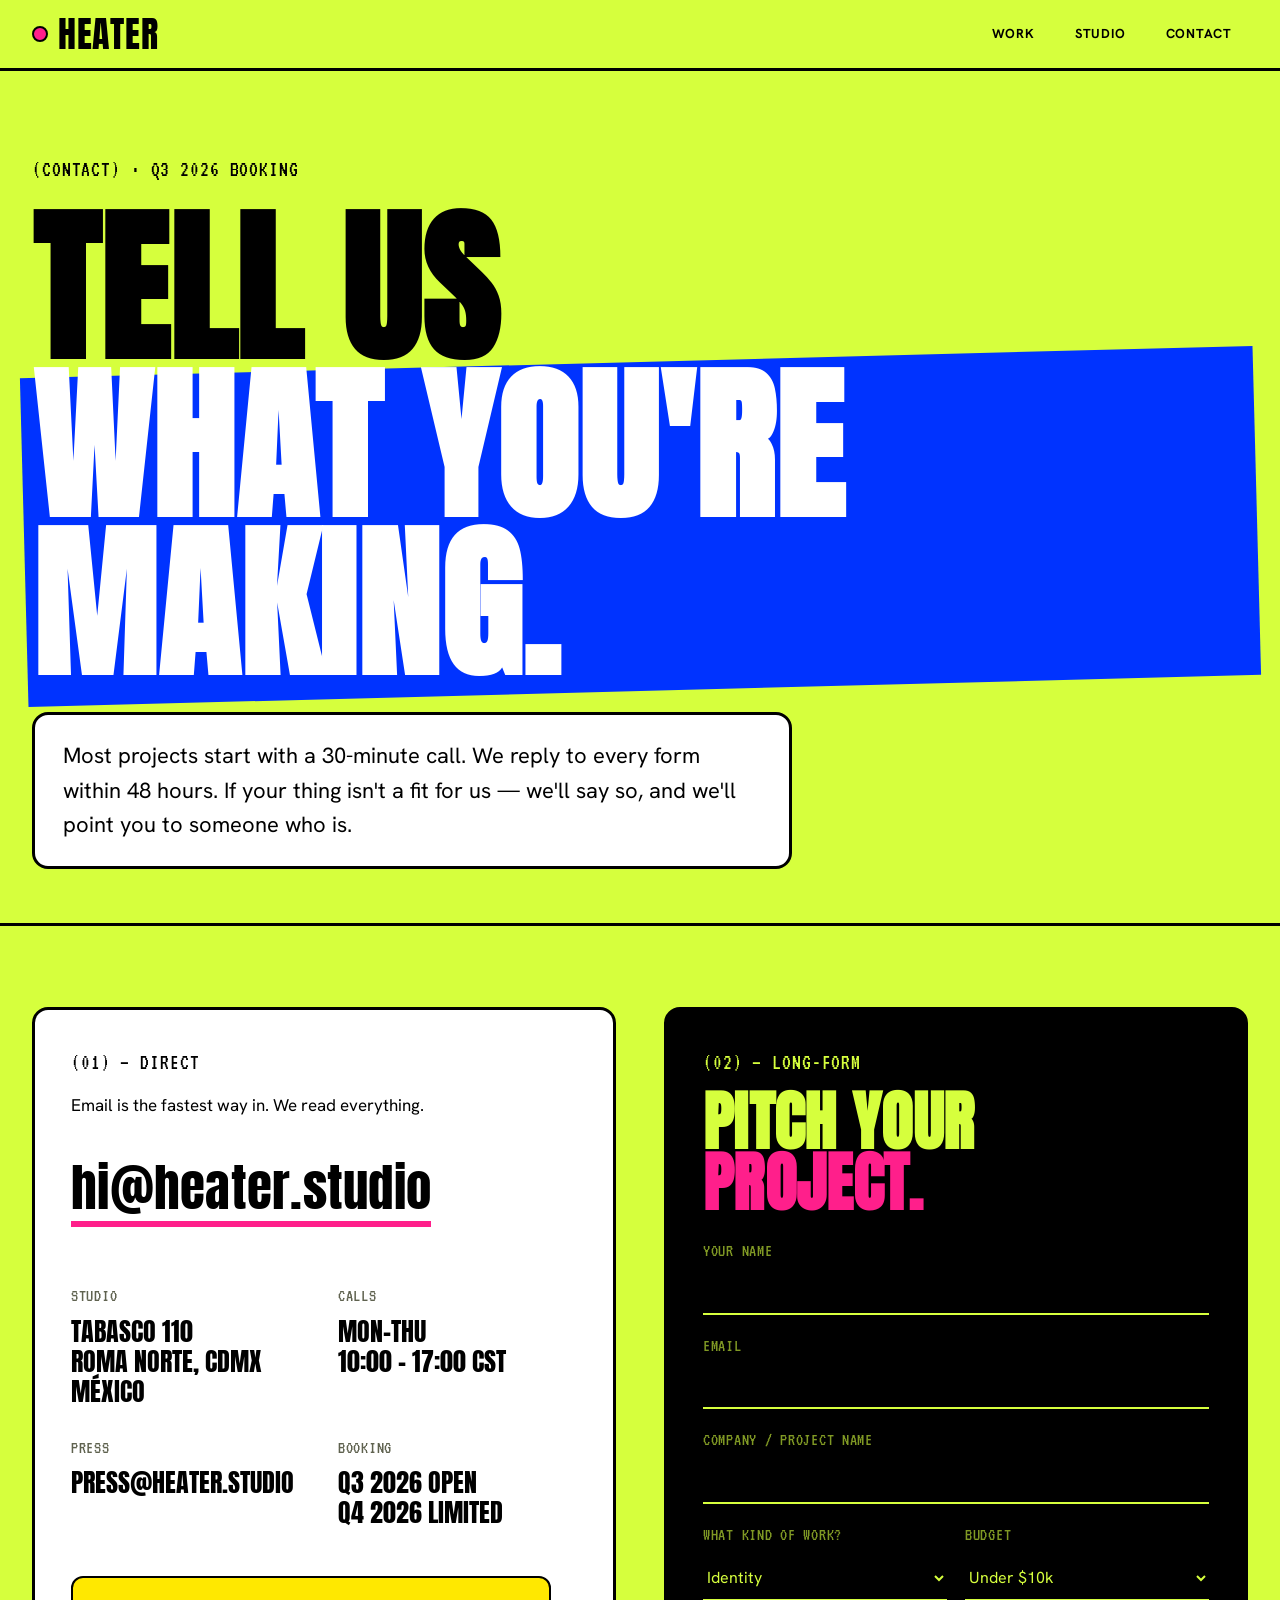
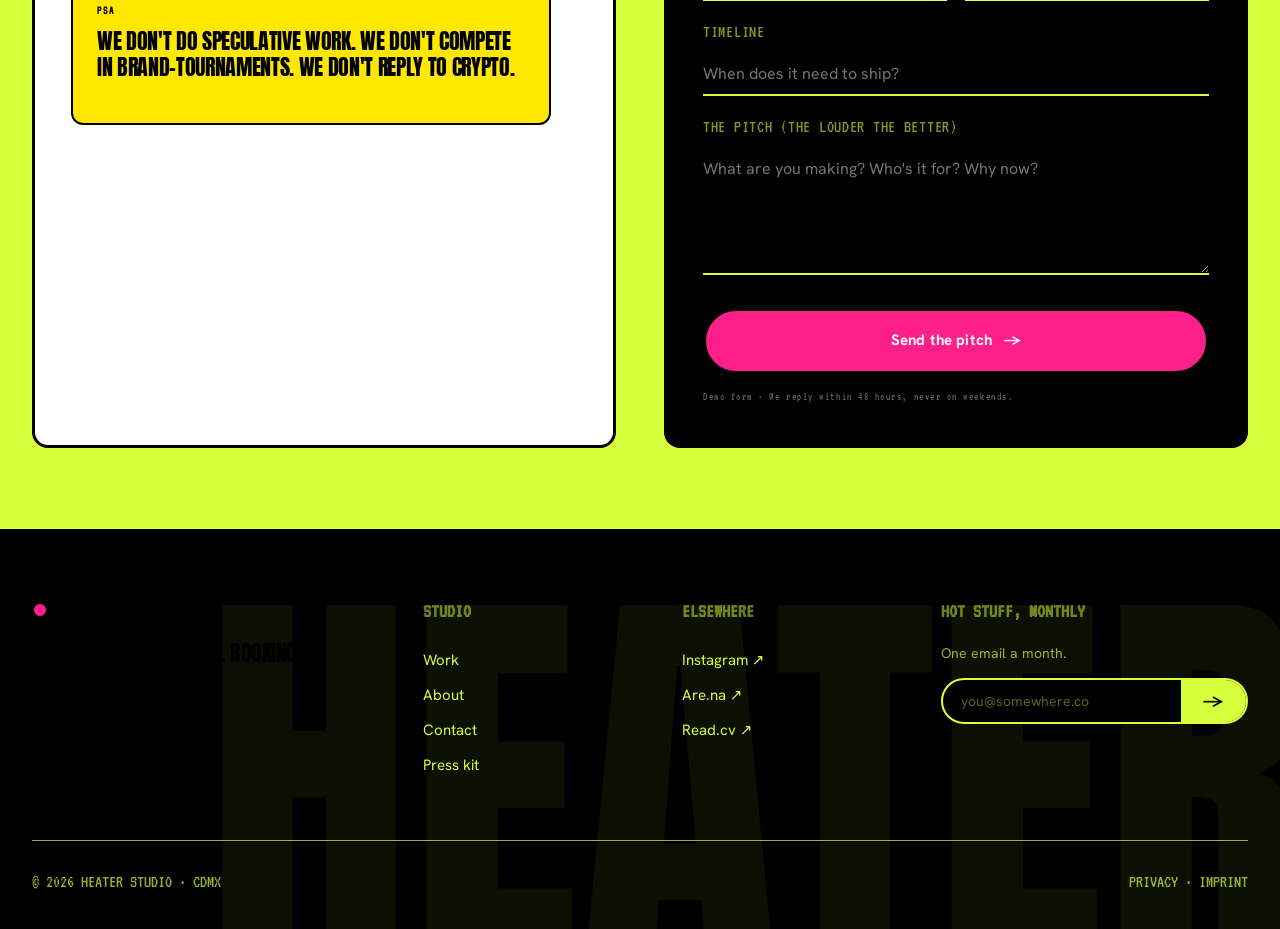
<file: contact.html>
<!DOCTYPE html>
<html lang="en">
<head>
  <meta charset="UTF-8" />
  <meta name="viewport" content="width=device-width, initial-scale=1" />
  <title>Contact — HEATER</title>
  <meta name="description" content="Tell us what you're making. HEATER studio, Mexico City — identity, web, type, photography." />
  <link rel="icon" type="image/svg+xml" href="favicon.svg" />

  <link rel="preconnect" href="https://fonts.googleapis.com" />
  <link rel="preconnect" href="https://fonts.gstatic.com" crossorigin />
  <link href="https://fonts.googleapis.com/css2?family=Anton&family=Hanken+Grotesk:wght@300;400;500;600;700;800&family=VT323&display=swap" rel="stylesheet" />

  <link rel="stylesheet" href="styles.css" />

  <script type="application/ld+json">
  {
    "@context": "https://schema.org",
    "@type": "Organization",
    "name": "HEATER",
    "url": "https://heater-studio.vercel.app",
    "email": "hi@heater.studio",
    "address": {
      "@type": "PostalAddress",
      "streetAddress": "Tabasco 110, Roma Norte",
      "addressLocality": "Mexico City",
      "postalCode": "06700",
      "addressCountry": "MX"
    }
  }
  </script>
</head>
<body>

  <header class="site-header">
    <div class="site-header__inner">
      <a href="/" class="brand-mark"><span class="brand-mark__dot"></span> HEATER</a>
      <nav class="site-nav" aria-label="Primary">
        <a href="work.html">Work</a>
        <a href="studio.html">Studio</a>
        <a href="contact.html">Contact</a>
      </nav>
      <button class="menu-toggle" aria-label="Toggle menu" aria-expanded="false">
        <svg width="18" height="18" viewBox="0 0 18 18" aria-hidden="true"><path d="M2 5h14M2 9h14M2 13h14" stroke="currentColor" stroke-width="2" fill="none" /></svg>
      </button>
    </div>
  </header>

  <main>

    <section class="page-hero">
      <div class="page-hero__inner">
        <span class="page-hero__index">(contact) · Q3 2026 booking</span>
        <h1 class="page-hero__title">Tell us <em>what you're making.</em></h1>
        <p class="page-hero__lede">
          Most projects start with a 30-minute call. We reply to every form within 48 hours. If your thing isn't a fit for us — we'll say so, and we'll point you to someone who is.
        </p>
      </div>
    </section>

    <section class="section">
      <div class="wrap">

        <div class="contact-grid">

          <div class="contact-info">
            <span class="label">(01) — Direct</span>
            <p style="margin-top: 16px;">Email is the fastest way in. We read everything.</p>
            <a href="mailto:hi@heater.studio" class="contact-info__email">hi@heater.studio</a>

            <dl>
              <div>
                <dt>Studio</dt>
                <dd>Tabasco 110<br />Roma Norte, CDMX<br />México</dd>
              </div>
              <div>
                <dt>Calls</dt>
                <dd>Mon–Thu<br />10:00 – 17:00 CST</dd>
              </div>
              <div>
                <dt>Press</dt>
                <dd>press@heater.studio</dd>
              </div>
              <div>
                <dt>Booking</dt>
                <dd>Q3 2026 open<br />Q4 2026 limited</dd>
              </div>
            </dl>

            <div style="margin-top: 48px; padding: 24px; background: var(--yellow); border: 2px solid var(--ink); border-radius: 12px; max-width: 480px;">
              <p style="font-family: var(--font-mono); font-size: 11px; font-weight: 700; letter-spacing: 0.16em; text-transform: uppercase; color: var(--ink); margin-bottom: 8px;">PSA</p>
              <p style="font-family: var(--font-display); font-size: 22px; line-height: 1.2; text-transform: uppercase; letter-spacing: -0.015em; color: var(--ink);">
                We don't do speculative work. We don't compete in brand-tournaments. We don't reply to crypto.
              </p>
            </div>
          </div>

          <div class="form-card">
            <span class="label" style="color: var(--lime);">(02) — Long-form</span>
            <h3 style="margin-top: 16px;">Pitch your <em>project.</em></h3>

            <form>
              <div class="field">
                <label for="c-name">Your name</label>
                <input id="c-name" name="name" type="text" required />
              </div>
              <div class="field">
                <label for="c-email">Email</label>
                <input id="c-email" name="email" type="email" autocomplete="email" required />
              </div>
              <div class="field">
                <label for="c-company">Company / project name</label>
                <input id="c-company" name="company" type="text" />
              </div>
              <div class="field--row">
                <div class="field">
                  <label for="c-type">What kind of work?</label>
                  <select id="c-type" name="type">
                    <option>Identity</option>
                    <option>Web</option>
                    <option>Type / Lettering</option>
                    <option>Photography</option>
                    <option>Brand system</option>
                    <option>Not sure yet</option>
                  </select>
                </div>
                <div class="field">
                  <label for="c-budget">Budget</label>
                  <select id="c-budget" name="budget">
                    <option>Under $10k</option>
                    <option>$10k – $25k</option>
                    <option>$25k – $50k</option>
                    <option>$50k – $100k</option>
                    <option>$100k+</option>
                    <option>Don't know yet</option>
                  </select>
                </div>
              </div>
              <div class="field">
                <label for="c-timeline">Timeline</label>
                <input id="c-timeline" name="timeline" type="text" placeholder="When does it need to ship?" />
              </div>
              <div class="field">
                <label for="c-pitch">The pitch (the louder the better)</label>
                <textarea id="c-pitch" name="pitch" rows="5" placeholder="What are you making? Who's it for? Why now?"></textarea>
              </div>

              <button type="submit" class="btn btn--pink" style="width: 100%; justify-content: center; margin-top: 8px; padding: 18px 28px;">
                Send the pitch <span class="arrow">→</span>
              </button>
              <p style="margin-top: 14px; font-family: var(--font-mono); font-size: 11px; letter-spacing: 0.14em; color: var(--muted);">
                Demo form · We reply within 48 hours, never on weekends.
              </p>
            </form>

            <div class="form-success" hidden>
              <p class="form-success__title">Sent. 🔥</p>
              <p style="color: var(--white); opacity: 0.85; font-size: 16px; line-height: 1.6;">
                We've got your pitch. You'll hear back within two business days.<br />Thanks for being loud.
              </p>
            </div>
          </div>
        </div>

      </div>
    </section>

  </main>

  <footer class="site-footer">
    <span class="site-footer__mark" aria-hidden="true">HEATER</span>
    <div class="wrap">
      <div class="site-footer__top">
        <div>
          <a href="/" class="brand-mark" style="font-size: 28px;"><span class="brand-mark__dot"></span> HEATER</a>
          <p style="margin-top: 16px; font-family: var(--font-display); font-size: 22px; line-height: 1.1; color: var(--ink); max-width: 320px; text-transform: uppercase; letter-spacing: -0.02em;">A studio in Mexico City. Booking Q3 2026.</p>
        </div>
        <div>
          <h6>Studio</h6>
          <ul>
            <li><a href="work.html">Work</a></li>
            <li><a href="studio.html">About</a></li>
            <li><a href="contact.html">Contact</a></li>
            <li><a href="#">Press kit</a></li>
          </ul>
        </div>
        <div>
          <h6>Elsewhere</h6>
          <ul>
            <li><a href="https://instagram.com" target="_blank" rel="noopener">Instagram ↗</a></li>
            <li><a href="https://are.na" target="_blank" rel="noopener">Are.na ↗</a></li>
            <li><a href="#">Read.cv ↗</a></li>
          </ul>
        </div>
        <div class="footer-newsletter">
          <h6>Hot stuff, monthly</h6>
          <p>One email a month.</p>
          <form>
            <label class="sr-only" for="footer-email">Email</label>
            <input id="footer-email" name="email" type="email" placeholder="you@somewhere.co" autocomplete="email" />
            <button type="submit" aria-label="Subscribe">→</button>
          </form>
        </div>
      </div>
      <div class="site-footer__base">
        <p>© 2026 HEATER STUDIO · CDMX</p>
        <p><a href="#">Privacy</a> · <a href="#">Imprint</a></p>
      </div>
    </div>
  </footer>

  <script src="main.js"></script>
</body>
</html>
</file>
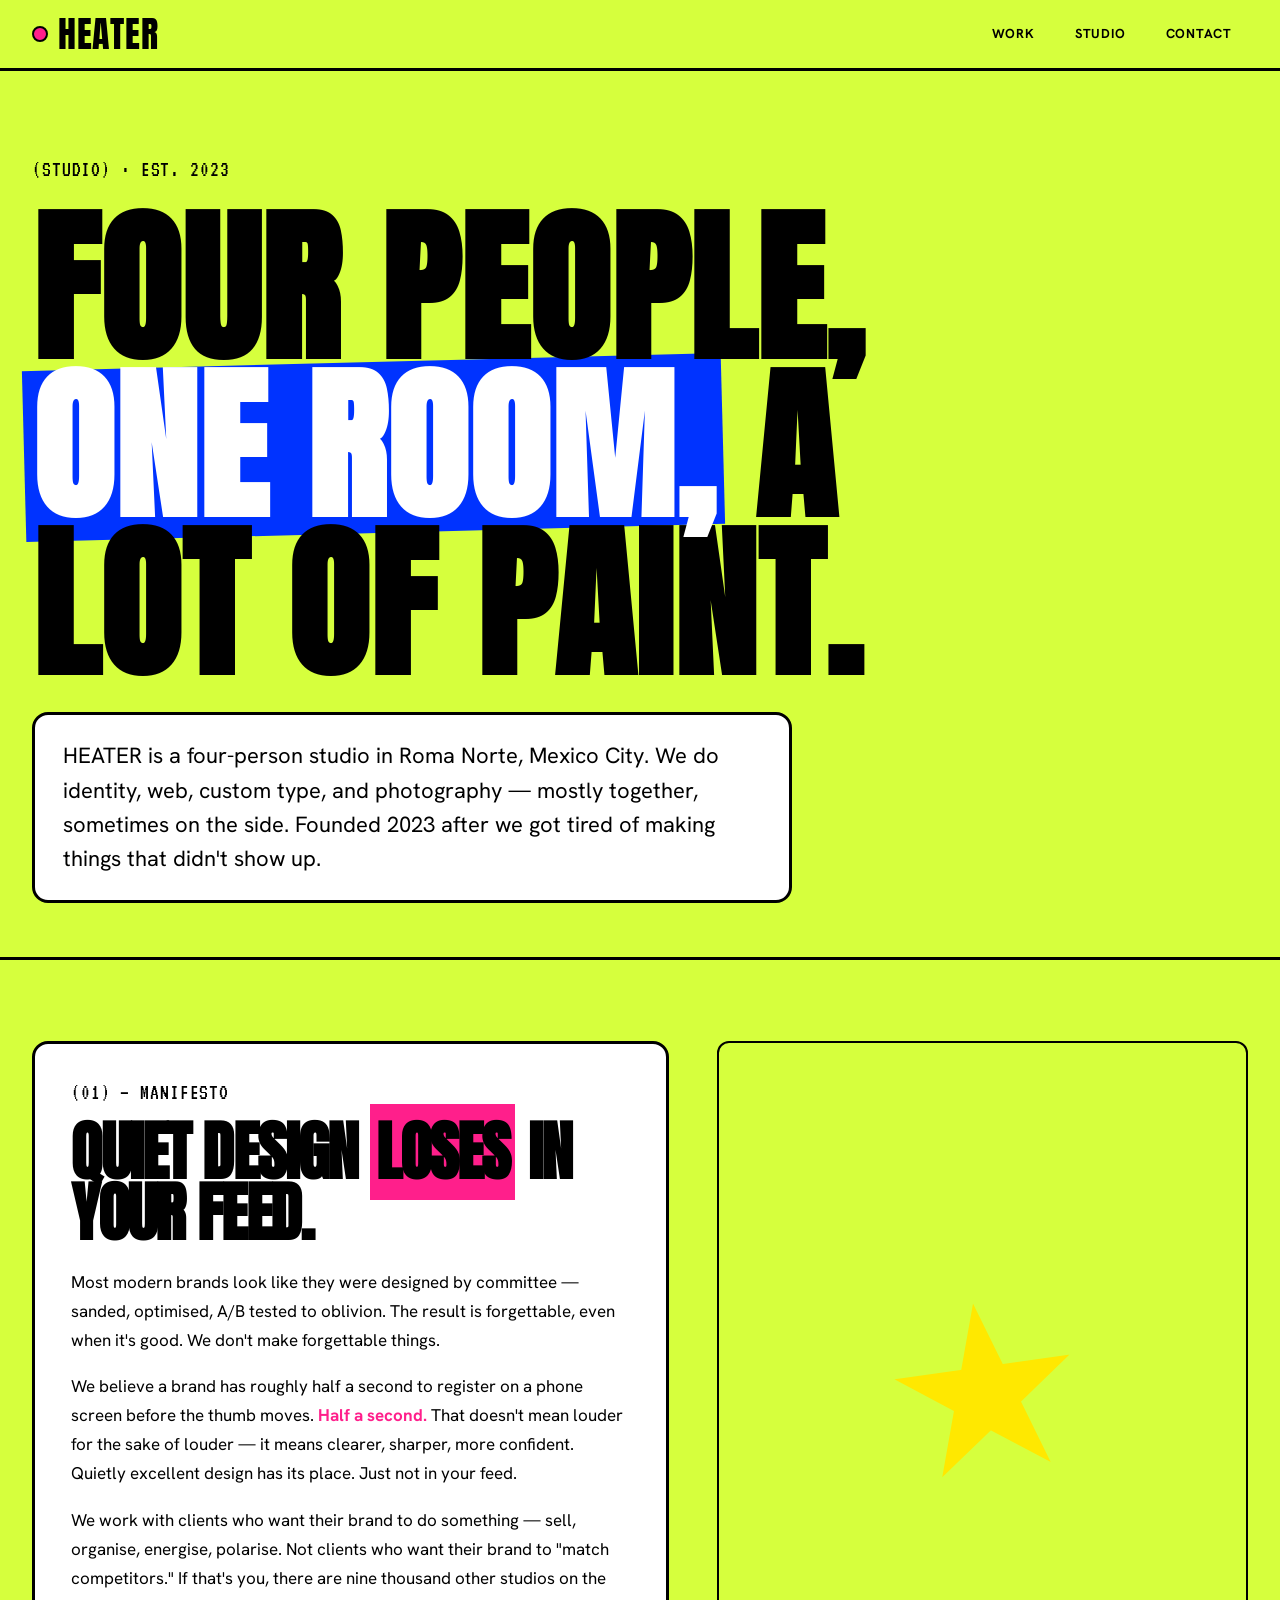
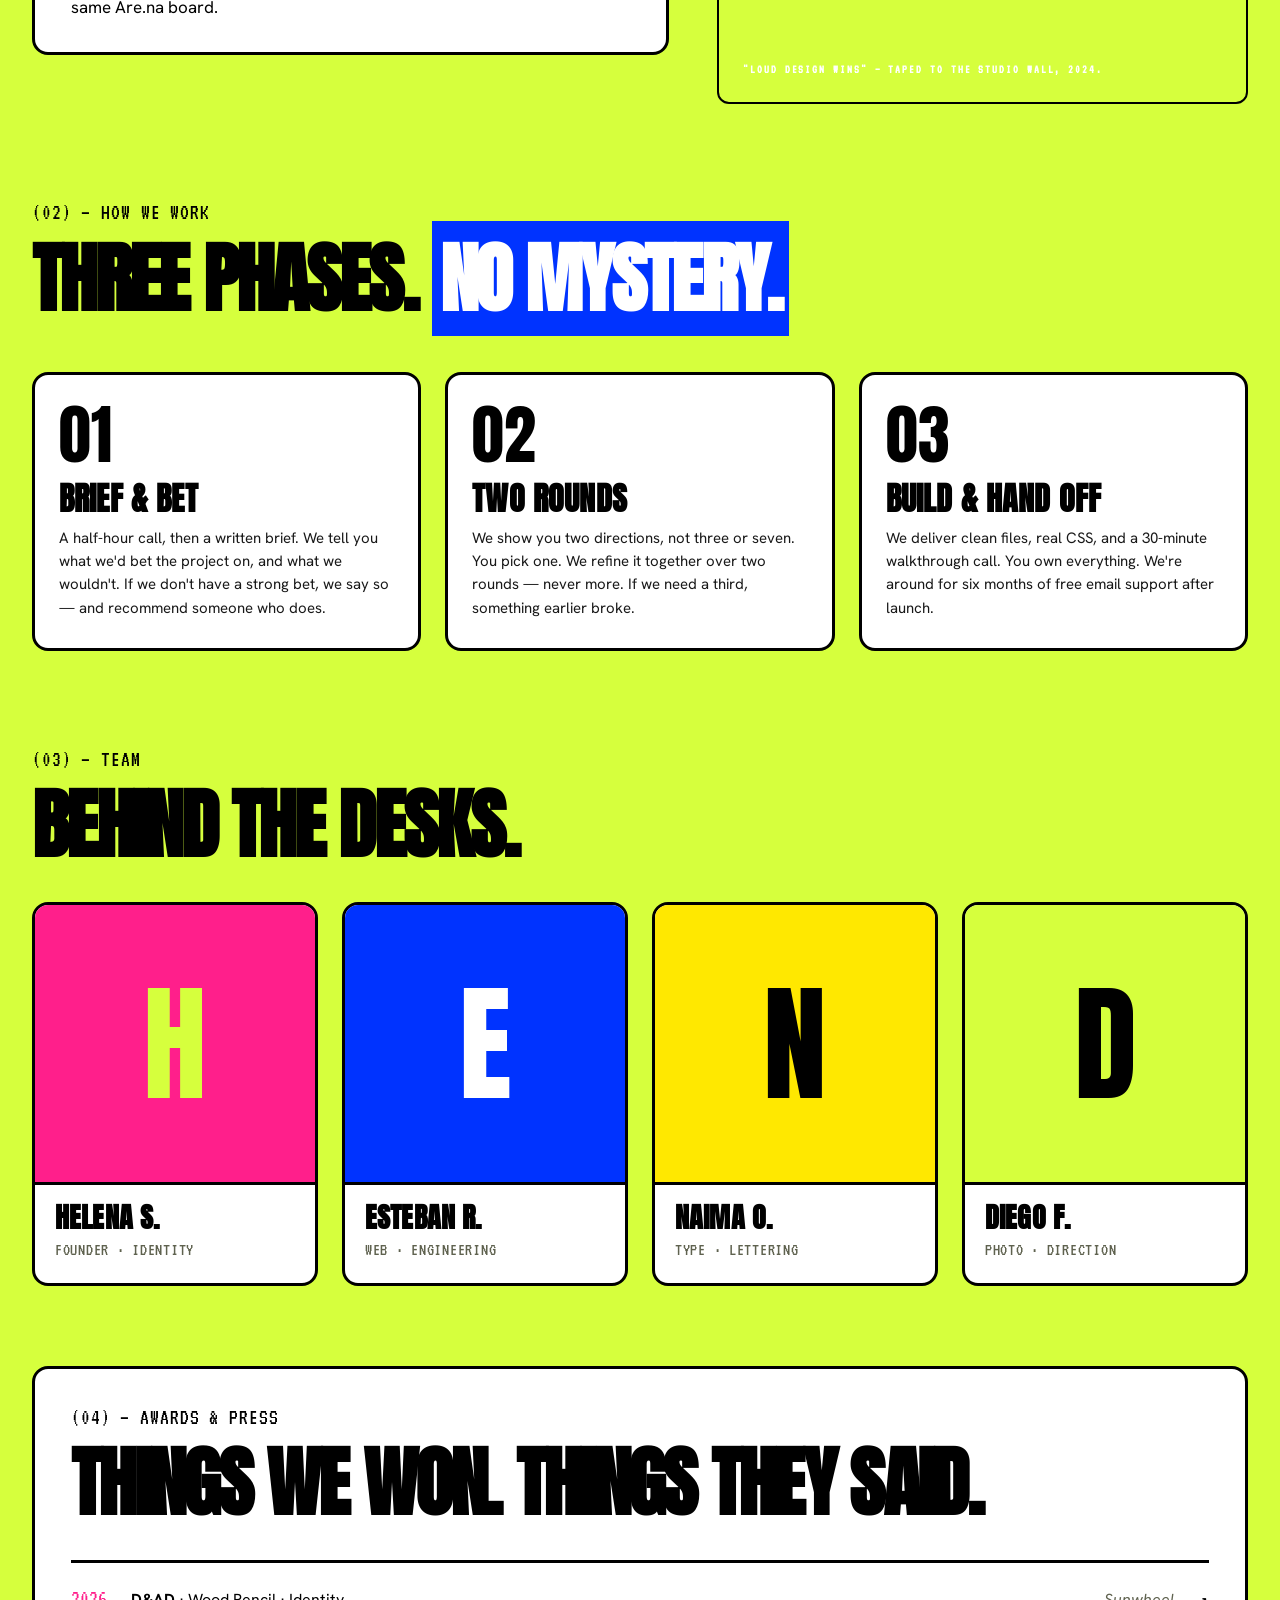
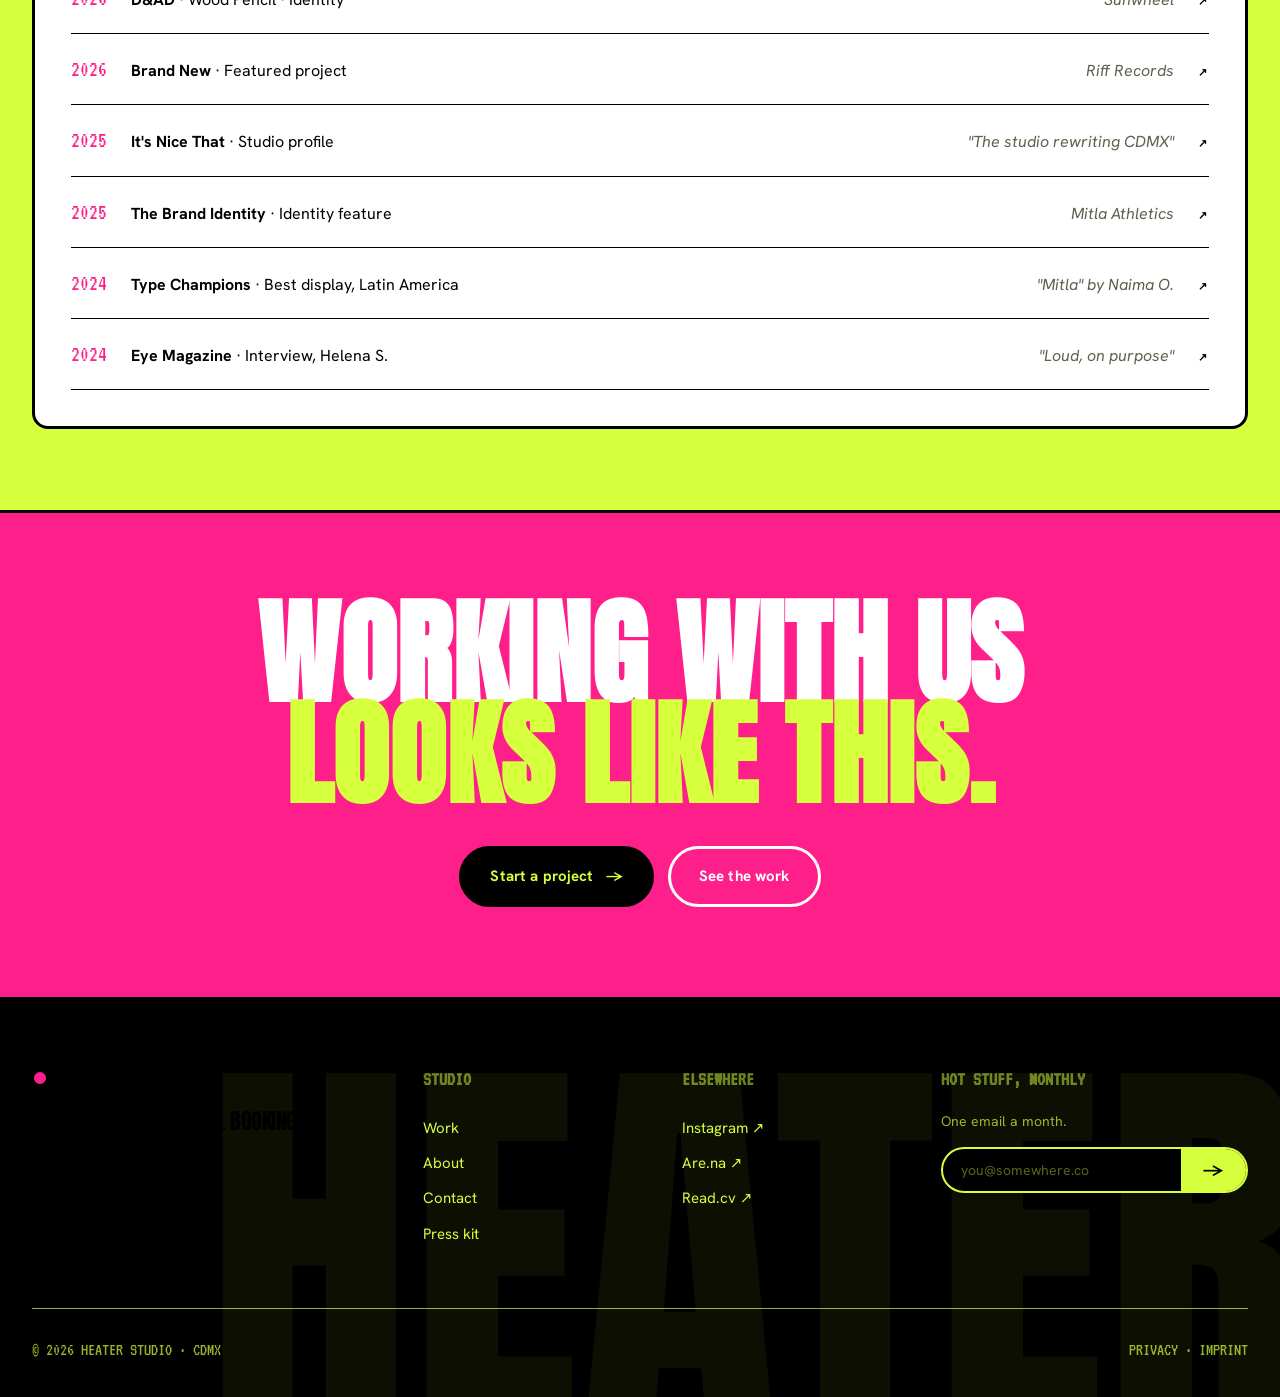
<file: studio.html>
<!DOCTYPE html>
<html lang="en">
<head>
  <meta charset="UTF-8" />
  <meta name="viewport" content="width=device-width, initial-scale=1" />
  <title>Studio — HEATER</title>
  <meta name="description" content="HEATER is a four-person studio in Mexico City. Identity, web, type, photo, brand systems. Founded 2023." />
  <link rel="icon" type="image/svg+xml" href="favicon.svg" />

  <link rel="preconnect" href="https://fonts.googleapis.com" />
  <link rel="preconnect" href="https://fonts.gstatic.com" crossorigin />
  <link href="https://fonts.googleapis.com/css2?family=Anton&family=Hanken+Grotesk:wght@300;400;500;600;700;800&family=VT323&display=swap" rel="stylesheet" />

  <link rel="stylesheet" href="styles.css" />
</head>
<body>

  <header class="site-header">
    <div class="site-header__inner">
      <a href="/" class="brand-mark"><span class="brand-mark__dot"></span> HEATER</a>
      <nav class="site-nav" aria-label="Primary">
        <a href="work.html">Work</a>
        <a href="studio.html">Studio</a>
        <a href="contact.html">Contact</a>
      </nav>
      <button class="menu-toggle" aria-label="Toggle menu" aria-expanded="false">
        <svg width="18" height="18" viewBox="0 0 18 18" aria-hidden="true"><path d="M2 5h14M2 9h14M2 13h14" stroke="currentColor" stroke-width="2" fill="none" /></svg>
      </button>
    </div>
  </header>

  <main>

    <section class="page-hero">
      <div class="page-hero__inner">
        <span class="page-hero__index">(studio) · Est. 2023</span>
        <h1 class="page-hero__title">Four people, <em>one room,</em> a lot of paint.</h1>
        <p class="page-hero__lede">
          HEATER is a four-person studio in Roma Norte, Mexico City. We do identity, web, custom type, and photography — mostly together, sometimes on the side. Founded 2023 after we got tired of making things that didn't show up.
        </p>
      </div>
    </section>

    <section class="section">
      <div class="wrap">

        <div class="studio-grid">
          <div class="prose-card">
            <span class="label">(01) — Manifesto</span>
            <h3 style="font-family: var(--font-display); font-size: clamp(36px, 5vw, 64px); text-transform: uppercase; letter-spacing: -0.03em; line-height: 0.95; margin: 16px 0 24px;">Quiet design <span style="background:var(--pink);padding:0 0.1em;" style="color: var(--white);">loses</span> in your feed.</h3>
            <p>Most modern brands look like they were designed by committee — sanded, optimised, A/B tested to oblivion. The result is forgettable, even when it's good. We don't make forgettable things.</p>
            <p>We believe a brand has roughly half a second to register on a phone screen before the thumb moves. <em>Half a second.</em> That doesn't mean louder for the sake of louder — it means clearer, sharper, more confident. Quietly excellent design has its place. Just not in your feed.</p>
            <p>We work with clients who want their brand to do something — sell, organise, energise, polarise. Not clients who want their brand to "match competitors." If that's you, there are nine thousand other studios on the same Are.na board.</p>
          </div>
          <div>
            <div style="aspect-ratio: 4/5; background: var(--magenta); border: 2px solid var(--ink); border-radius: 12px; position: relative; overflow: hidden;">
              <div style="position: absolute; inset: 0; display: flex; align-items: center; justify-content: center; font-family: var(--font-display); font-size: clamp(120px, 18vw, 280px); color: var(--yellow); line-height: 1; transform: rotate(-8deg);">★</div>
              <p style="position: absolute; bottom: 24px; left: 24px; right: 24px; font-family: var(--font-mono); font-size: 12px; font-weight: 700; letter-spacing: 0.16em; text-transform: uppercase; color: var(--white);">"Loud design wins" — taped to the studio wall, 2024.</p>
            </div>
          </div>
        </div>

        <!-- PROCESS -->
        <div style="margin-top: 96px;">
          <span class="label">(02) — How we work</span>
          <h3 style="font-family: var(--font-display); font-size: clamp(40px, 6vw, 80px); text-transform: uppercase; letter-spacing: -0.035em; line-height: 0.95; margin: 16px 0 40px;">Three phases. <span style="background:var(--cobalt);color:var(--white);padding:0 0.1em;" style="color: var(--white);">No mystery.</span></h3>

          <div class="process">
            <div class="process__step">
              <div class="process__num">01</div>
              <h4 class="process__title">Brief &amp; bet</h4>
              <p class="process__copy">A half-hour call, then a written brief. We tell you what we'd bet the project on, and what we wouldn't. If we don't have a strong bet, we say so — and recommend someone who does.</p>
            </div>
            <div class="process__step">
              <div class="process__num">02</div>
              <h4 class="process__title">Two rounds</h4>
              <p class="process__copy">We show you two directions, not three or seven. You pick one. We refine it together over two rounds — never more. If we need a third, something earlier broke.</p>
            </div>
            <div class="process__step">
              <div class="process__num">03</div>
              <h4 class="process__title">Build &amp; hand off</h4>
              <p class="process__copy">We deliver clean files, real CSS, and a 30-minute walkthrough call. You own everything. We're around for six months of free email support after launch.</p>
            </div>
          </div>
        </div>

        <!-- TEAM -->
        <div style="margin-top: 96px;">
          <span class="label">(03) — Team</span>
          <h3 style="font-family: var(--font-display); font-size: clamp(40px, 6vw, 80px); text-transform: uppercase; letter-spacing: -0.035em; line-height: 0.95; margin: 16px 0 40px;">Behind the desks.</h3>

          <div class="team">
            <article class="member member--pink">
              <div class="member__photo"><span class="member__initial">H</span></div>
              <div class="member__body">
                <h4 class="member__name">Helena S.</h4>
                <p class="member__role">Founder · Identity</p>
              </div>
            </article>
            <article class="member member--cobalt">
              <div class="member__photo"><span class="member__initial" style="color: var(--white);">E</span></div>
              <div class="member__body">
                <h4 class="member__name">Esteban R.</h4>
                <p class="member__role">Web · Engineering</p>
              </div>
            </article>
            <article class="member member--yellow">
              <div class="member__photo"><span class="member__initial">N</span></div>
              <div class="member__body">
                <h4 class="member__name">Naima O.</h4>
                <p class="member__role">Type · Lettering</p>
              </div>
            </article>
            <article class="member member--lime">
              <div class="member__photo"><span class="member__initial">D</span></div>
              <div class="member__body">
                <h4 class="member__name">Diego F.</h4>
                <p class="member__role">Photo · Direction</p>
              </div>
            </article>
          </div>
        </div>

        <!-- AWARDS -->
        <div class="awards">
          <span class="label">(04) — Awards &amp; press</span>
          <h3 style="font-family: var(--font-display); font-size: clamp(40px, 6vw, 80px); text-transform: uppercase; letter-spacing: -0.035em; line-height: 0.95; margin: 16px 0 40px;">Things we won. Things they said.</h3>

          <ul class="awards__list">
            <li class="awards__item">
              <span class="awards__year">2026</span>
              <span><strong>D&amp;AD</strong> · Wood Pencil · Identity</span>
              <span class="awards__org">Sunwheel</span>
              <a href="#" style="font-family: var(--font-mono); font-size: 11px; font-weight: 700; letter-spacing: 0.14em;">↗</a>
            </li>
            <li class="awards__item">
              <span class="awards__year">2026</span>
              <span><strong>Brand New</strong> · Featured project</span>
              <span class="awards__org">Riff Records</span>
              <a href="#" style="font-family: var(--font-mono); font-size: 11px; font-weight: 700; letter-spacing: 0.14em;">↗</a>
            </li>
            <li class="awards__item">
              <span class="awards__year">2025</span>
              <span><strong>It's Nice That</strong> · Studio profile</span>
              <span class="awards__org">"The studio rewriting CDMX"</span>
              <a href="#" style="font-family: var(--font-mono); font-size: 11px; font-weight: 700; letter-spacing: 0.14em;">↗</a>
            </li>
            <li class="awards__item">
              <span class="awards__year">2025</span>
              <span><strong>The Brand Identity</strong> · Identity feature</span>
              <span class="awards__org">Mitla Athletics</span>
              <a href="#" style="font-family: var(--font-mono); font-size: 11px; font-weight: 700; letter-spacing: 0.14em;">↗</a>
            </li>
            <li class="awards__item">
              <span class="awards__year">2024</span>
              <span><strong>Type Champions</strong> · Best display, Latin America</span>
              <span class="awards__org">"Mitla" by Naima O.</span>
              <a href="#" style="font-family: var(--font-mono); font-size: 11px; font-weight: 700; letter-spacing: 0.14em;">↗</a>
            </li>
            <li class="awards__item">
              <span class="awards__year">2024</span>
              <span><strong>Eye Magazine</strong> · Interview, Helena S.</span>
              <span class="awards__org">"Loud, on purpose"</span>
              <a href="#" style="font-family: var(--font-mono); font-size: 11px; font-weight: 700; letter-spacing: 0.14em;">↗</a>
            </li>
          </ul>
        </div>

      </div>
    </section>

    <section class="bigcta">
      <div class="wrap">
        <h2 class="bigcta__title">Working with us<br /><em>looks like this.</em></h2>
        <div class="bigcta__row">
          <a href="contact.html" class="btn btn--ink">Start a project <span class="arrow">→</span></a>
          <a href="work.html" class="btn btn--ghost">See the work</a>
        </div>
      </div>
    </section>

  </main>

  <footer class="site-footer">
    <span class="site-footer__mark" aria-hidden="true">HEATER</span>
    <div class="wrap">
      <div class="site-footer__top">
        <div>
          <a href="/" class="brand-mark" style="font-size: 28px;"><span class="brand-mark__dot"></span> HEATER</a>
          <p style="margin-top: 16px; font-family: var(--font-display); font-size: 22px; line-height: 1.1; color: var(--ink); max-width: 320px; text-transform: uppercase; letter-spacing: -0.02em;">A studio in Mexico City. Booking Q3 2026.</p>
        </div>
        <div>
          <h6>Studio</h6>
          <ul>
            <li><a href="work.html">Work</a></li>
            <li><a href="studio.html">About</a></li>
            <li><a href="contact.html">Contact</a></li>
            <li><a href="#">Press kit</a></li>
          </ul>
        </div>
        <div>
          <h6>Elsewhere</h6>
          <ul>
            <li><a href="https://instagram.com" target="_blank" rel="noopener">Instagram ↗</a></li>
            <li><a href="https://are.na" target="_blank" rel="noopener">Are.na ↗</a></li>
            <li><a href="#">Read.cv ↗</a></li>
          </ul>
        </div>
        <div class="footer-newsletter">
          <h6>Hot stuff, monthly</h6>
          <p>One email a month.</p>
          <form>
            <label class="sr-only" for="footer-email">Email</label>
            <input id="footer-email" name="email" type="email" placeholder="you@somewhere.co" autocomplete="email" />
            <button type="submit" aria-label="Subscribe">→</button>
          </form>
        </div>
      </div>
      <div class="site-footer__base">
        <p>© 2026 HEATER STUDIO · CDMX</p>
        <p><a href="#">Privacy</a> · <a href="#">Imprint</a></p>
      </div>
    </div>
  </footer>

  <script src="main.js"></script>
</body>
</html>
</file>
<file: styles.css>
/* =====================================================
   HEATER — Multi-disciplinary studio (v2)
   Aesthetic: acid lime BG, condensed display, no warm tones
   ===================================================== */

:root {
  /* Surfaces */
  --lime:      #D6FF3D;
  --lime-2:    #C7F22B;
  --white:     #FFFFFF;
  --bone:      #F5F5EE;

  /* Ink */
  --ink:       #000000;
  --ink-2:     #1A1A1A;
  --muted:     #5F624F;

  /* Accents (NOT warm — different family) */
  --pink:      #FF1F8B;
  --pink-2:    #E0156F;
  --cobalt:    #0033FF;
  --cobalt-2:  #0028C9;
  --yellow:    #FFE800;
  --black:     #000000;

  /* Type */
  --font-display: 'Anton', 'Helvetica Neue', Impact, sans-serif;
  --font-body:    'Hanken Grotesk', -apple-system, BlinkMacSystemFont, system-ui, sans-serif;
  --font-mono:    'VT323', ui-monospace, monospace;

  /* Layout */
  --container: 1400px;
  --gutter: 32px;
  --gutter-sm: 20px;
}

* { box-sizing: border-box; margin: 0; padding: 0; }

html { scroll-behavior: smooth; -webkit-text-size-adjust: 100%; }

body {
  background: var(--lime);
  color: var(--ink);
  font-family: var(--font-body);
  font-weight: 400;
  font-size: 17px;
  line-height: 1.55;
  -webkit-font-smoothing: antialiased;
  -moz-osx-font-smoothing: grayscale;
  min-height: 100vh;
  overflow-x: hidden;
}

a { color: inherit; text-decoration: none; }
ul, ol { list-style: none; }
img, svg { max-width: 100%; display: block; }
button { font: inherit; cursor: pointer; background: none; border: none; color: inherit; }

::selection { background: var(--ink); color: var(--lime); }

.sr-only {
  position: absolute;
  width: 1px; height: 1px;
  padding: 0; margin: -1px;
  overflow: hidden;
  clip: rect(0,0,0,0);
  white-space: nowrap;
  border: 0;
}

/* =====================================================
   Utilities
   ===================================================== */

.wrap {
  max-width: var(--container);
  margin: 0 auto;
  padding: 0 var(--gutter);
  position: relative;
}

.label {
  font-family: var(--font-mono);
  font-size: 22px;
  letter-spacing: 0.04em;
  text-transform: uppercase;
  color: var(--ink);
  line-height: 1;
}

.label--muted   { color: var(--muted); }
.label--pink    { color: var(--pink); }
.label--cobalt  { color: var(--cobalt); }
.label--white   { color: var(--white); }

/* =====================================================
   Buttons
   ===================================================== */

.btn {
  display: inline-flex;
  align-items: center;
  gap: 12px;
  padding: 16px 28px;
  font-family: var(--font-body);
  font-size: 15px;
  font-weight: 700;
  letter-spacing: 0.01em;
  border: 3px solid var(--ink);
  border-radius: 999px;
  background: var(--white);
  color: var(--ink);
  transition: transform 0.18s ease, background 0.18s ease, color 0.18s ease, box-shadow 0.18s ease;
}
.btn:hover {
  transform: translate(-3px, -3px);
  box-shadow: 5px 5px 0 var(--ink);
}

.btn--ink {
  background: var(--ink);
  color: var(--lime);
}
.btn--ink:hover { box-shadow: 5px 5px 0 var(--pink); }

.btn--pink {
  background: var(--pink);
  color: var(--white);
  border-color: var(--ink);
}
.btn--pink:hover { box-shadow: 5px 5px 0 var(--ink); }

.btn--cobalt {
  background: var(--cobalt);
  color: var(--white);
  border-color: var(--ink);
}

.btn--ghost {
  background: transparent;
  border-color: var(--ink);
}
.btn--ghost:hover { background: var(--ink); color: var(--lime); }

.arrow {
  display: inline-block;
  transition: transform 0.18s ease;
}
.btn:hover .arrow { transform: translateX(4px); }

/* =====================================================
   Header
   ===================================================== */

.site-header {
  position: sticky;
  top: 0;
  z-index: 40;
  background: var(--lime);
  border-bottom: 3px solid var(--ink);
}

.site-header__inner {
  max-width: var(--container);
  margin: 0 auto;
  padding: 14px var(--gutter);
  display: flex;
  align-items: center;
  justify-content: space-between;
  gap: 24px;
}

.brand-mark {
  font-family: var(--font-display);
  font-size: 36px;
  letter-spacing: 0.02em;
  color: var(--ink);
  line-height: 1;
  text-transform: uppercase;
  display: inline-flex;
  align-items: center;
  gap: 10px;
}

.brand-mark__dot {
  width: 16px;
  height: 16px;
  border-radius: 50%;
  background: var(--pink);
  border: 2px solid var(--ink);
  display: inline-block;
}

.site-nav {
  display: flex;
  gap: 8px;
  align-items: center;
}

.site-nav a {
  font-family: var(--font-body);
  font-size: 13px;
  font-weight: 700;
  letter-spacing: 0.06em;
  text-transform: uppercase;
  color: var(--ink);
  padding: 8px 14px;
  border: 2px solid transparent;
  border-radius: 999px;
  transition: all 0.18s ease;
}

.site-nav a:hover { background: var(--ink); color: var(--lime); }

.site-nav a.is-active {
  background: var(--pink);
  color: var(--white);
  border-color: var(--ink);
}

.menu-toggle {
  display: none;
  width: 44px; height: 44px;
  border: 3px solid var(--ink);
  border-radius: 999px;
  align-items: center;
  justify-content: center;
}

/* =====================================================
   Marquee
   ===================================================== */

.marquee {
  background: var(--ink);
  color: var(--lime);
  overflow: hidden;
  padding: 16px 0;
  font-family: var(--font-display);
  font-size: 22px;
  letter-spacing: 0.06em;
  text-transform: uppercase;
  border-bottom: 3px solid var(--ink);
}

.marquee__track {
  display: flex;
  gap: 40px;
  white-space: nowrap;
  width: max-content;
  animation: marquee 28s linear infinite;
}

.marquee__item {
  display: inline-flex;
  align-items: center;
  gap: 18px;
}

.marquee__sep {
  color: var(--pink);
  font-family: var(--font-mono);
  font-size: 24px;
}

@keyframes marquee {
  from { transform: translateX(0); }
  to   { transform: translateX(-50%); }
}

/* =====================================================
   Hero (home) — clean, no overlap
   ===================================================== */

.hero {
  padding: clamp(48px, 6vh, 80px) 0 clamp(48px, 6vh, 80px);
  position: relative;
  overflow: hidden;
}

.hero__inner {
  max-width: var(--container);
  margin: 0 auto;
  padding: 0 var(--gutter);
  position: relative;
}

.hero__logo {
  font-family: var(--font-display);
  font-size: clamp(120px, 26vw, 420px);
  line-height: 0.9;
  letter-spacing: 0.005em;
  color: var(--ink);
  text-transform: uppercase;
  position: relative;
  z-index: 2;
  margin: 0 0 24px;
  display: block;
}

.hero__row {
  display: grid;
  grid-template-columns: 1.3fr 1fr;
  gap: 56px;
  align-items: start;
  padding-top: 32px;
  border-top: 3px solid var(--ink);
  position: relative;
  z-index: 2;
}

.hero__tagline {
  font-family: var(--font-display);
  font-size: clamp(36px, 5vw, 72px);
  line-height: 1;
  letter-spacing: 0.005em;
  color: var(--ink);
  text-transform: uppercase;
  text-wrap: balance;
}

.hero__tagline em {
  font-style: normal;
  position: relative;
  display: inline-block;
}
.hero__tagline em::before {
  content: "";
  position: absolute;
  inset: -0.04em -0.06em;
  background: var(--pink);
  z-index: -1;
  transform: rotate(-1.5deg);
}
.hero__tagline em.is-cobalt::before { background: var(--cobalt); color: var(--white); }
.hero__tagline em.is-cobalt { color: var(--white); }

.hero__body {
  font-family: var(--font-body);
  font-size: 17px;
  line-height: 1.6;
  color: var(--ink);
  max-width: 460px;
  background: var(--white);
  border: 3px solid var(--ink);
  border-radius: 16px;
  padding: 24px 28px;
}

.hero__cta {
  display: flex;
  gap: 14px;
  margin-top: 24px;
  flex-wrap: wrap;
}

/* Decorative shapes — kept to safe edges, no text overlap */
.hero__shape {
  position: absolute;
  pointer-events: none;
  z-index: 0;
}

.hero__shape--star {
  top: 32px;
  right: 32px;
  width: 80px;
  height: 80px;
  color: var(--pink);
  animation: spin 16s linear infinite;
}

@keyframes spin {
  to { transform: rotate(360deg); }
}

/* =====================================================
   Section primitive
   ===================================================== */

.section {
  padding: clamp(64px, 9vh, 112px) 0;
  position: relative;
}

.section--white { background: var(--white); border-top: 3px solid var(--ink); border-bottom: 3px solid var(--ink); }
.section--ink   { background: var(--ink); color: var(--lime); border-top: 3px solid var(--ink); border-bottom: 3px solid var(--ink); }
.section--pink  { background: var(--pink); color: var(--white); border-top: 3px solid var(--ink); border-bottom: 3px solid var(--ink); }
.section--cobalt{ background: var(--cobalt); color: var(--white); border-top: 3px solid var(--ink); border-bottom: 3px solid var(--ink); }

.section__head {
  display: grid;
  grid-template-columns: auto 1fr;
  gap: 24px;
  margin-bottom: 56px;
  align-items: end;
}

.section__index {
  font-family: var(--font-mono);
  font-size: 22px;
  letter-spacing: 0.04em;
  color: var(--ink);
  line-height: 1.2;
  text-transform: uppercase;
}

.section--ink .section__index    { color: var(--lime); }
.section--pink .section__index   { color: var(--white); opacity: 0.85; }
.section--cobalt .section__index { color: var(--white); opacity: 0.85; }

.section__title {
  font-family: var(--font-display);
  font-size: clamp(56px, 8vw, 144px);
  line-height: 0.9;
  letter-spacing: 0.005em;
  color: inherit;
  text-transform: uppercase;
  text-wrap: balance;
}

.section__title em {
  font-style: normal;
  position: relative;
  display: inline-block;
}
.section__title em::before {
  content: "";
  position: absolute;
  inset: -0.04em -0.05em;
  background: var(--pink);
  z-index: -1;
  transform: rotate(-1.5deg);
}
.section--ink .section__title em::before  { background: var(--lime); }
.section--ink .section__title em          { color: var(--ink); }
.section--pink .section__title em::before { background: var(--yellow); }
.section--pink .section__title em         { color: var(--ink); }
.section__title em.is-cobalt::before      { background: var(--cobalt); }
.section__title em.is-cobalt              { color: var(--white); }

/* =====================================================
   Services
   ===================================================== */

.services {
  display: grid;
  grid-template-columns: repeat(2, 1fr);
  gap: 24px;
}

.service {
  padding: 36px 32px;
  border: 3px solid var(--ink);
  border-radius: 16px;
  position: relative;
  overflow: hidden;
  min-height: 300px;
  display: flex;
  flex-direction: column;
  gap: 18px;
  transition: transform 0.2s ease, box-shadow 0.2s ease;
}
.service:hover { transform: translate(-4px, -4px); box-shadow: 6px 6px 0 var(--ink); }

.service--white  { background: var(--white); }
.service--pink   { background: var(--pink); color: var(--white); }
.service--cobalt { background: var(--cobalt); color: var(--white); }
.service--yellow { background: var(--yellow); }

.service__num {
  font-family: var(--font-mono);
  font-size: 24px;
  letter-spacing: 0.02em;
  line-height: 1;
}

.service__title {
  font-family: var(--font-display);
  font-size: clamp(56px, 7vw, 96px);
  line-height: 0.88;
  letter-spacing: 0.005em;
  text-transform: uppercase;
}

.service__copy {
  font-family: var(--font-body);
  font-size: 16px;
  line-height: 1.55;
  margin-top: auto;
}

/* =====================================================
   Projects
   ===================================================== */

.projects {
  display: grid;
  grid-template-columns: 1.3fr 1fr 1fr;
  gap: 24px;
}

.project { display: block; position: relative; }
.project--feature { grid-row: span 2; }

.project__media {
  aspect-ratio: 4/5;
  background: var(--ink);
  border: 3px solid var(--ink);
  border-radius: 16px;
  overflow: hidden;
  position: relative;
  margin-bottom: 18px;
  transition: transform 0.2s ease, box-shadow 0.2s ease;
}

.project--feature .project__media { aspect-ratio: 4/5.4; }

.project__img {
  width: 100%; height: 100%;
  object-fit: cover;
  filter: grayscale(1) contrast(1.2);
  mix-blend-mode: multiply;
}

.project__media--pink   { background: var(--pink); }
.project__media--cobalt { background: var(--cobalt); }
.project__media--yellow { background: var(--yellow); }
.project__media--lime   { background: var(--lime-2); }

.project__num {
  position: absolute;
  top: 16px;
  left: 16px;
  background: var(--white);
  color: var(--ink);
  padding: 6px 14px;
  border: 2px solid var(--ink);
  border-radius: 999px;
  font-family: var(--font-mono);
  font-size: 18px;
  z-index: 2;
}

.project__cat {
  position: absolute;
  bottom: 16px;
  left: 16px;
  background: var(--ink);
  color: var(--lime);
  padding: 6px 14px;
  border-radius: 999px;
  font-family: var(--font-body);
  font-size: 11px;
  font-weight: 700;
  letter-spacing: 0.14em;
  text-transform: uppercase;
  z-index: 2;
}

.project__meta {
  display: flex;
  justify-content: space-between;
  align-items: baseline;
  gap: 16px;
}

.project__name {
  font-family: var(--font-display);
  font-size: clamp(32px, 3vw, 48px);
  line-height: 1;
  letter-spacing: 0.005em;
  color: var(--ink);
  text-transform: uppercase;
}

.project__year {
  font-family: var(--font-mono);
  font-size: 20px;
  color: var(--ink);
  opacity: 0.6;
}

.project:hover .project__media { transform: translate(-3px, -3px); box-shadow: 6px 6px 0 var(--ink); }

/* =====================================================
   Manifesto (dark band)
   ===================================================== */

.manifesto {
  padding: clamp(80px, 12vh, 144px) 0;
  background: var(--ink);
  color: var(--lime);
  border-top: 3px solid var(--ink);
  border-bottom: 3px solid var(--ink);
  position: relative;
  overflow: hidden;
}

.manifesto__quote {
  font-family: var(--font-display);
  font-size: clamp(48px, 7vw, 128px);
  line-height: 0.92;
  letter-spacing: 0.005em;
  text-transform: uppercase;
  text-wrap: balance;
  position: relative;
  z-index: 1;
  color: var(--lime);
}

.manifesto__quote em {
  font-style: normal;
  position: relative;
  display: inline-block;
}
.manifesto__quote em::before {
  content: "";
  position: absolute;
  inset: -0.04em -0.05em;
  background: var(--pink);
  z-index: -1;
  transform: rotate(-1.5deg);
}
.manifesto__quote em.is-cobalt::before { background: var(--cobalt); }

.manifesto__cite {
  margin-top: 32px;
  font-family: var(--font-mono);
  font-size: 22px;
  letter-spacing: 0.04em;
  text-transform: uppercase;
  color: var(--lime);
  opacity: 0.5;
  position: relative;
  z-index: 1;
}

/* =====================================================
   Big CTA
   ===================================================== */

.bigcta {
  padding: clamp(72px, 10vh, 128px) 0;
  background: var(--pink);
  color: var(--white);
  text-align: center;
  border-top: 3px solid var(--ink);
}

.bigcta__title {
  font-family: var(--font-display);
  font-size: clamp(56px, 9vw, 160px);
  line-height: 0.88;
  letter-spacing: 0.005em;
  text-transform: uppercase;
  text-wrap: balance;
  margin-bottom: 40px;
  color: var(--white);
}

.bigcta__title em {
  font-style: normal;
  color: var(--lime);
}

.bigcta__row {
  display: flex;
  gap: 14px;
  justify-content: center;
  flex-wrap: wrap;
}

.bigcta .btn--ink   { background: var(--ink); border-color: var(--ink); color: var(--lime); }
.bigcta .btn--ghost { border-color: var(--white); color: var(--white); background: transparent; }
.bigcta .btn--ghost:hover {
  background: var(--white); color: var(--pink); border-color: var(--white);
  box-shadow: 5px 5px 0 var(--ink);
}

/* =====================================================
   Footer
   ===================================================== */

.site-footer {
  background: var(--ink);
  color: var(--lime);
  padding: 64px 0 32px;
  position: relative;
  overflow: hidden;
  border-top: 3px solid var(--ink);
}

.site-footer__top {
  display: grid;
  grid-template-columns: 1.6fr 1fr 1fr 1.4fr;
  gap: 40px;
  margin-bottom: 56px;
}

.site-footer__big {
  font-family: var(--font-display);
  font-size: clamp(32px, 4vw, 56px);
  line-height: 0.95;
  text-transform: uppercase;
  color: var(--lime);
  margin-top: 18px;
  max-width: 360px;
}

.site-footer__big em {
  font-style: normal;
  color: var(--pink);
}

.site-footer h6 {
  font-family: var(--font-mono);
  font-size: 20px;
  color: var(--lime);
  opacity: 0.5;
  margin-bottom: 16px;
  text-transform: uppercase;
}

.site-footer ul li {
  font-size: 15px;
  color: var(--lime);
  padding: 6px 0;
}

.site-footer a:hover { color: var(--pink); }

.footer-newsletter p {
  font-size: 14px;
  color: var(--lime);
  opacity: 0.7;
  margin-bottom: 14px;
  line-height: 1.55;
}

.footer-newsletter form {
  display: flex;
  border: 2px solid var(--lime);
  border-radius: 999px;
  overflow: hidden;
  background: var(--ink);
}

.footer-newsletter input {
  flex: 1;
  padding: 12px 18px;
  background: transparent;
  border: none;
  outline: none;
  color: var(--lime);
  font-family: var(--font-body);
  font-size: 14px;
}

.footer-newsletter input::placeholder { color: var(--lime); opacity: 0.4; }

.footer-newsletter button {
  padding: 0 22px;
  background: var(--lime);
  color: var(--ink);
  font-size: 18px;
  font-weight: 700;
}

.footer-newsletter button:hover { background: var(--pink); color: var(--white); }

.site-footer__base {
  padding-top: 28px;
  border-top: 1px solid var(--lime);
  display: flex;
  justify-content: space-between;
  align-items: center;
  gap: 24px;
  font-family: var(--font-mono);
  font-size: 18px;
  color: var(--lime);
  opacity: 0.7;
  flex-wrap: wrap;
  text-transform: uppercase;
}

.site-footer__mark {
  position: absolute;
  bottom: -60px;
  right: -20px;
  font-family: var(--font-display);
  font-size: clamp(200px, 32vw, 520px);
  line-height: 1;
  color: var(--lime);
  opacity: 0.06;
  pointer-events: none;
  user-select: none;
  text-transform: uppercase;
}

/* =====================================================
   Page hero (interior pages)
   ===================================================== */

.page-hero {
  padding: clamp(56px, 9vh, 96px) 0 clamp(40px, 6vh, 72px);
  border-bottom: 3px solid var(--ink);
  position: relative;
}

.page-hero__inner {
  max-width: var(--container);
  margin: 0 auto;
  padding: 0 var(--gutter);
}

.page-hero__index {
  font-family: var(--font-mono);
  font-size: 22px;
  letter-spacing: 0.04em;
  color: var(--ink);
  text-transform: uppercase;
  margin-bottom: 24px;
  display: inline-block;
}

.page-hero__title {
  font-family: var(--font-display);
  font-size: clamp(72px, 13vw, 220px);
  line-height: 0.95;
  letter-spacing: 0.005em;
  color: var(--ink);
  text-transform: uppercase;
  text-wrap: balance;
}

.page-hero__title em {
  font-style: normal;
  position: relative;
  display: inline-block;
}
.page-hero__title em::before {
  content: "";
  position: absolute;
  inset: -0.04em -0.05em;
  background: var(--cobalt);
  z-index: -1;
  transform: rotate(-1.5deg);
}
.page-hero__title em { color: var(--white); }

.page-hero__lede {
  margin-top: 28px;
  font-family: var(--font-body);
  font-size: clamp(18px, 1.9vw, 22px);
  line-height: 1.55;
  color: var(--ink);
  max-width: 760px;
  background: var(--white);
  border: 3px solid var(--ink);
  border-radius: 16px;
  padding: 24px 28px;
}

/* =====================================================
   Work index
   ===================================================== */

.work-filter {
  display: flex;
  gap: 10px;
  flex-wrap: wrap;
  margin-bottom: 48px;
  padding: 24px 0;
  border-bottom: 3px solid var(--ink);
}

.chip {
  font-family: var(--font-body);
  font-size: 13px;
  font-weight: 700;
  letter-spacing: 0.08em;
  text-transform: uppercase;
  padding: 10px 18px;
  border: 3px solid var(--ink);
  border-radius: 999px;
  color: var(--ink);
  background: var(--white);
  transition: all 0.2s ease;
}
.chip:hover { background: var(--ink); color: var(--lime); }
.chip.is-active--pink { background: var(--pink); border-color: var(--ink); color: var(--white); }

.work-grid {
  display: grid;
  grid-template-columns: repeat(3, 1fr);
  gap: 36px 24px;
}

/* =====================================================
   Case study
   ===================================================== */

.case__hero {
  padding: 64px 0;
  border-bottom: 3px solid var(--ink);
}

.case__back {
  font-family: var(--font-mono);
  font-size: 20px;
  letter-spacing: 0.04em;
  text-transform: uppercase;
  color: var(--ink);
  display: inline-block;
  margin-bottom: 32px;
}
.case__back:hover { color: var(--pink); }

.case__index {
  display: flex;
  gap: 16px;
  align-items: baseline;
  margin-bottom: 24px;
  flex-wrap: wrap;
}

.case__num {
  font-family: var(--font-mono);
  font-size: 22px;
  color: var(--pink);
  text-transform: uppercase;
}

.case__cat {
  font-family: var(--font-body);
  font-size: 12px;
  font-weight: 700;
  letter-spacing: 0.16em;
  text-transform: uppercase;
  color: var(--ink);
  opacity: 0.6;
}

.case__title {
  font-family: var(--font-display);
  font-size: clamp(96px, 16vw, 280px);
  line-height: 0.85;
  letter-spacing: 0.005em;
  color: var(--ink);
  text-transform: uppercase;
}

.case__lede {
  margin-top: 32px;
  font-size: clamp(18px, 1.9vw, 22px);
  line-height: 1.55;
  color: var(--ink);
  max-width: 760px;
  background: var(--white);
  border: 3px solid var(--ink);
  border-radius: 16px;
  padding: 24px 28px;
}

.case__meta {
  display: grid;
  grid-template-columns: repeat(4, 1fr);
  gap: 24px;
  margin-top: 56px;
  padding: 24px 28px;
  background: var(--white);
  border: 3px solid var(--ink);
  border-radius: 16px;
}

.case__meta dt {
  font-family: var(--font-mono);
  font-size: 18px;
  letter-spacing: 0.04em;
  text-transform: uppercase;
  color: var(--muted);
  margin-bottom: 4px;
}

.case__meta dd {
  font-family: var(--font-display);
  font-size: 22px;
  letter-spacing: 0.005em;
  color: var(--ink);
  text-transform: uppercase;
}

.case__main img {
  width: 100%;
  border: 3px solid var(--ink);
  border-radius: 16px;
}

.case__split {
  display: grid;
  grid-template-columns: 1fr 1fr;
  gap: 24px;
  margin: 32px 0;
}

.case__band {
  padding: 64px 36px;
  margin: 64px 0;
  border: 3px solid var(--ink);
  border-radius: 16px;
}

.case__band--white  { background: var(--white); color: var(--ink); }
.case__band--pink   { background: var(--pink); color: var(--white); }
.case__band--cobalt { background: var(--cobalt); color: var(--white); }
.case__band--ink    { background: var(--ink); color: var(--lime); }

.case__band h3 {
  font-family: var(--font-display);
  font-size: clamp(40px, 6vw, 96px);
  line-height: 0.95;
  letter-spacing: 0.005em;
  text-transform: uppercase;
  margin-bottom: 24px;
}

.case__band p {
  font-size: 18px;
  line-height: 1.55;
  max-width: 720px;
}

.case__band--ink p { opacity: 0.85; }
.case__band--pink p, .case__band--cobalt p { opacity: 0.95; }

.case__results {
  display: grid;
  grid-template-columns: repeat(3, 1fr);
  gap: 32px;
}

.case__results > div {
  border-top: 6px solid var(--lime);
  padding-top: 16px;
}

.case__results dt {
  font-family: var(--font-mono);
  font-size: 18px;
  letter-spacing: 0.04em;
  text-transform: uppercase;
  color: var(--lime);
  opacity: 0.7;
}

.case__results dd {
  font-family: var(--font-display);
  font-size: clamp(64px, 9vw, 144px);
  line-height: 0.9;
  letter-spacing: 0.005em;
  color: var(--lime);
  margin-top: 12px;
}

/* =====================================================
   Studio page
   ===================================================== */

.studio-grid {
  display: grid;
  grid-template-columns: 1.2fr 1fr;
  gap: 48px;
  margin-bottom: 80px;
  align-items: start;
}

.prose-card {
  background: var(--white);
  border: 3px solid var(--ink);
  border-radius: 16px;
  padding: 36px 36px 12px;
}

.prose-card p {
  font-size: 17px;
  line-height: 1.7;
  color: var(--ink);
  margin-bottom: 18px;
}

.prose-card p em {
  font-style: normal;
  font-weight: 700;
  color: var(--pink);
}

.process {
  display: grid;
  grid-template-columns: repeat(3, 1fr);
  gap: 24px;
  margin: 56px 0;
}

.process__step {
  border: 3px solid var(--ink);
  border-radius: 16px;
  padding: 28px 24px;
  background: var(--white);
}

.process__step--pink   { background: var(--pink); color: var(--white); }
.process__step--cobalt { background: var(--cobalt); color: var(--white); }
.process__step--yellow { background: var(--yellow); }

.process__num {
  font-family: var(--font-display);
  font-size: 64px;
  line-height: 1;
  margin-bottom: 16px;
}

.process__title {
  font-family: var(--font-display);
  font-size: 32px;
  text-transform: uppercase;
  letter-spacing: 0.005em;
  margin-bottom: 12px;
  line-height: 1;
}

.process__copy {
  font-size: 15px;
  line-height: 1.55;
  opacity: 0.9;
}

.team {
  display: grid;
  grid-template-columns: repeat(4, 1fr);
  gap: 24px;
  margin-top: 32px;
}

.member {
  border: 3px solid var(--ink);
  border-radius: 16px;
  overflow: hidden;
  background: var(--white);
}

.member__photo {
  aspect-ratio: 1;
  background: var(--cobalt);
  position: relative;
  border-bottom: 3px solid var(--ink);
}

.member--pink   .member__photo { background: var(--pink); }
.member--yellow .member__photo { background: var(--yellow); }
.member--lime   .member__photo { background: var(--lime); }

.member__initial {
  position: absolute;
  inset: 0;
  display: flex;
  align-items: center;
  justify-content: center;
  font-family: var(--font-display);
  font-size: 128px;
  color: var(--ink);
  text-transform: uppercase;
  line-height: 1;
}

.member--cobalt .member__initial { color: var(--lime); }
.member--pink .member__initial   { color: var(--lime); }

.member__body {
  padding: 18px 20px;
}

.member__name {
  font-family: var(--font-display);
  font-size: 28px;
  text-transform: uppercase;
  letter-spacing: 0.005em;
  margin-bottom: 6px;
  line-height: 1;
}

.member__role {
  font-family: var(--font-mono);
  font-size: 18px;
  letter-spacing: 0.04em;
  text-transform: uppercase;
  color: var(--muted);
}

.awards {
  margin-top: 80px;
  background: var(--white);
  border: 3px solid var(--ink);
  border-radius: 16px;
  padding: 36px;
}

.awards__list {
  display: grid;
  grid-template-columns: 1fr;
  border-top: 3px solid var(--ink);
  margin-top: 24px;
}

.awards__item {
  display: grid;
  grid-template-columns: auto 1fr auto auto;
  gap: 24px;
  padding: 18px 0;
  border-bottom: 1px solid var(--ink);
  font-size: 16px;
  align-items: baseline;
}

.awards__year {
  font-family: var(--font-mono);
  color: var(--pink);
  font-size: 22px;
}

.awards__item span:nth-child(2) strong { font-weight: 700; }

.awards__org {
  color: var(--muted);
  font-style: italic;
}

/* =====================================================
   Contact
   ===================================================== */

.contact-grid {
  display: grid;
  grid-template-columns: 1fr 1fr;
  gap: 48px;
}

.contact-info {
  background: var(--white);
  border: 3px solid var(--ink);
  border-radius: 16px;
  padding: 40px 36px;
}

.contact-info p {
  font-size: 17px;
  line-height: 1.6;
  color: var(--ink);
  margin-bottom: 18px;
}

.contact-info__email {
  display: inline-block;
  font-family: var(--font-display);
  font-size: clamp(36px, 4vw, 56px);
  line-height: 1.05;
  letter-spacing: 0.005em;
  color: var(--ink);
  text-transform: lowercase;
  margin: 24px 0;
  padding-bottom: 6px;
  border-bottom: 6px solid var(--pink);
}

.contact-info__email:hover { color: var(--pink); }

.contact-info dl {
  display: grid;
  grid-template-columns: 1fr 1fr;
  gap: 28px;
  margin-top: 32px;
}

.contact-info dt {
  font-family: var(--font-mono);
  font-size: 18px;
  letter-spacing: 0.04em;
  text-transform: uppercase;
  color: var(--muted);
  margin-bottom: 6px;
}

.contact-info dd {
  font-family: var(--font-display);
  font-size: 26px;
  color: var(--ink);
  line-height: 1.15;
  text-transform: uppercase;
}

.form-card {
  background: var(--ink);
  color: var(--lime);
  padding: 40px 36px;
  border-radius: 16px;
  border: 3px solid var(--ink);
}

.form-card h3 {
  font-family: var(--font-display);
  font-size: clamp(40px, 5vw, 64px);
  text-transform: uppercase;
  letter-spacing: 0.005em;
  margin-bottom: 24px;
  line-height: 0.95;
  color: var(--lime);
}

.form-card h3 em { font-style: normal; color: var(--pink); }

.field { display: block; margin-bottom: 18px; }

.field label {
  display: block;
  font-family: var(--font-mono);
  font-size: 18px;
  letter-spacing: 0.04em;
  text-transform: uppercase;
  color: var(--lime);
  opacity: 0.6;
  margin-bottom: 6px;
}

.field input, .field textarea, .field select {
  width: 100%;
  background: transparent;
  border: 0;
  border-bottom: 2px solid var(--lime);
  padding: 10px 0;
  font-family: var(--font-body);
  font-size: 16px;
  color: var(--lime);
  outline: none;
  transition: border-color 0.2s;
}

.field input:focus, .field textarea:focus, .field select:focus {
  border-bottom-color: var(--pink);
}

.field--row {
  display: grid;
  grid-template-columns: 1fr 1fr;
  gap: 18px;
}

.form-success { text-align: center; padding: 24px 0; }
.form-success__title {
  font-family: var(--font-display);
  font-size: 56px;
  color: var(--pink);
  text-transform: uppercase;
  margin-bottom: 16px;
}

.psa {
  margin-top: 48px;
  padding: 24px 28px;
  background: var(--yellow);
  border: 3px solid var(--ink);
  border-radius: 16px;
}

.psa__label {
  font-family: var(--font-mono);
  font-size: 20px;
  letter-spacing: 0.04em;
  text-transform: uppercase;
  color: var(--ink);
  margin-bottom: 8px;
  display: block;
}

.psa__body {
  font-family: var(--font-display);
  font-size: clamp(20px, 2vw, 28px);
  line-height: 1.05;
  text-transform: uppercase;
  letter-spacing: 0.005em;
  color: var(--ink);
}

/* =====================================================
   Animations
   ===================================================== */

.hero__logo, .hero__tagline, .hero__body, .hero__cta {
  opacity: 0;
  transform: translateY(14px);
  animation: rise 0.8s cubic-bezier(.2,.7,.2,1) forwards;
}
.hero__logo    { animation-delay: 0.05s; }
.hero__tagline { animation-delay: 0.18s; }
.hero__body    { animation-delay: 0.32s; }
.hero__cta     { animation-delay: 0.44s; }

@keyframes rise {
  to { opacity: 1; transform: translateY(0); }
}

/* =====================================================
   Responsive
   ===================================================== */

@media (max-width: 980px) {
  .hero__row { grid-template-columns: 1fr; gap: 28px; }
  .services { grid-template-columns: 1fr; }
  .projects { grid-template-columns: 1fr; }
  .project--feature { grid-row: auto; }
  .work-grid { grid-template-columns: 1fr 1fr; }
  .case__meta { grid-template-columns: repeat(2, 1fr); }
  .case__split { grid-template-columns: 1fr; }
  .case__results { grid-template-columns: 1fr; }
  .process { grid-template-columns: 1fr; }
  .team { grid-template-columns: 1fr 1fr; }
  .studio-grid, .contact-grid { grid-template-columns: 1fr; }
  .site-footer__top { grid-template-columns: 1fr 1fr; }
  .site-nav { display: none; }
  .menu-toggle { display: inline-flex; }
  .site-header.is-open .site-nav {
    display: flex;
    flex-direction: column;
    position: absolute;
    top: 100%; left: 0; right: 0;
    background: var(--lime);
    padding: 24px var(--gutter);
    border-bottom: 3px solid var(--ink);
    gap: 8px;
  }
  .hero__shape--star { display: none; }
}

@media (max-width: 560px) {
  .site-header__inner { padding: 12px var(--gutter-sm); }
  .wrap, .hero__inner, .page-hero__inner { padding: 0 var(--gutter-sm); }
  .work-grid { grid-template-columns: 1fr; }
  .team { grid-template-columns: 1fr; }
  .awards__item { grid-template-columns: 1fr; gap: 4px; }
  .field--row { grid-template-columns: 1fr; }
  .site-footer__top { grid-template-columns: 1fr; }
  .site-footer__base { flex-direction: column; align-items: flex-start; gap: 12px; }
  .form-card, .contact-info { padding: 28px 22px; }
  .case__meta { grid-template-columns: 1fr; }
  .case__band { padding: 36px 24px; margin: 36px 0; }
}
</file>
